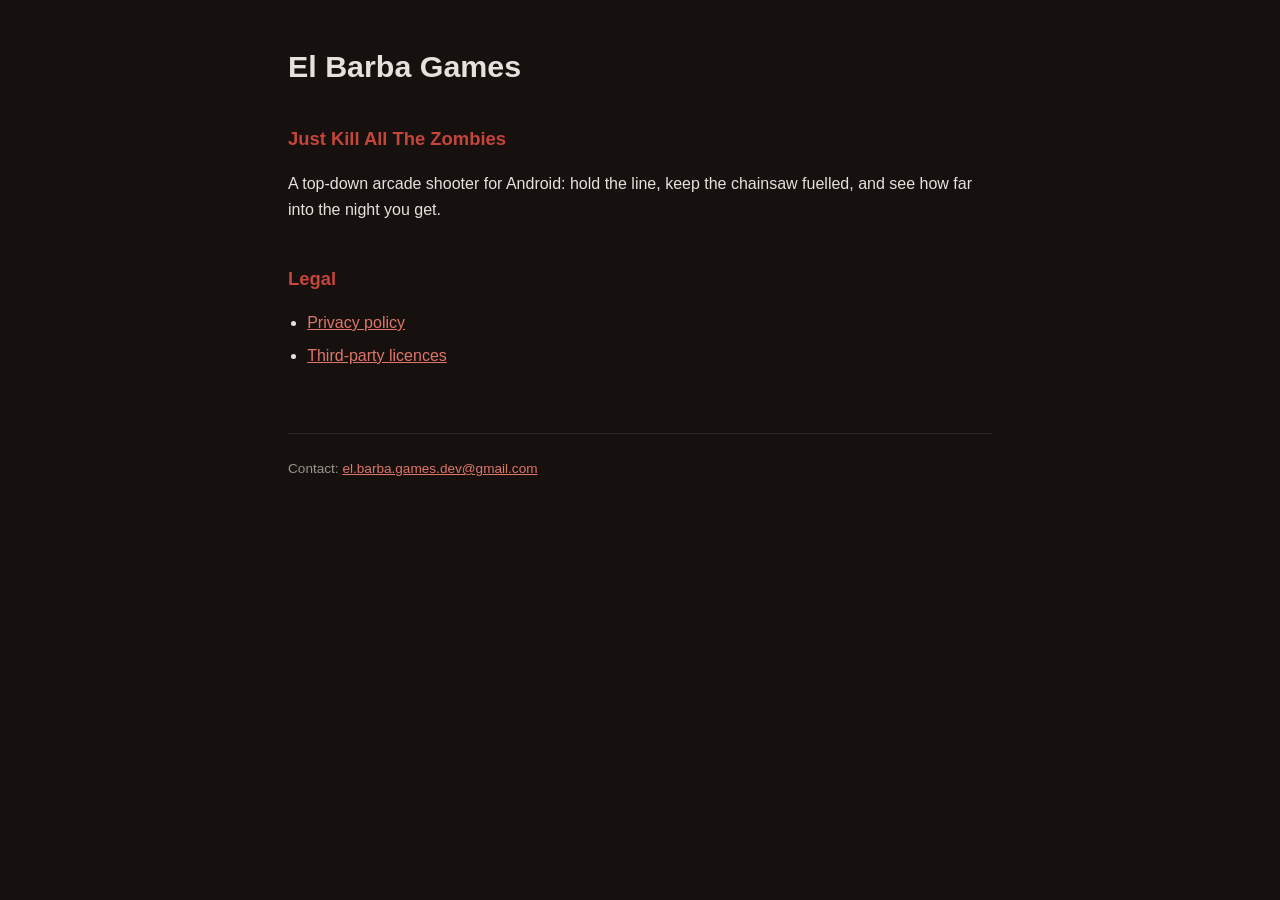
<file: index.html>
<!doctype html>
<html lang="en">
<head>
<meta charset="utf-8">
<meta name="viewport" content="width=device-width, initial-scale=1">
<title>El Barba Games</title>
<link rel="stylesheet" href="/style.css">
</head>
<body>
<main>
  <h1>El Barba Games</h1>

  <h2>Just Kill All The Zombies</h2>
  <p>
    A top-down arcade shooter for Android: hold the line, keep the chainsaw fuelled, and see how
    far into the night you get.
  </p>

  <h2>Legal</h2>
  <ul>
    <li><a href="/privacy/">Privacy policy</a></li>
    <li><a href="/licenses/">Third-party licences</a></li>
  </ul>

  <footer>
    Contact: <a href="mailto:el.barba.games.dev@gmail.com">el.barba.games.dev@gmail.com</a>
  </footer>
</main>
</body>
</html>
</file>
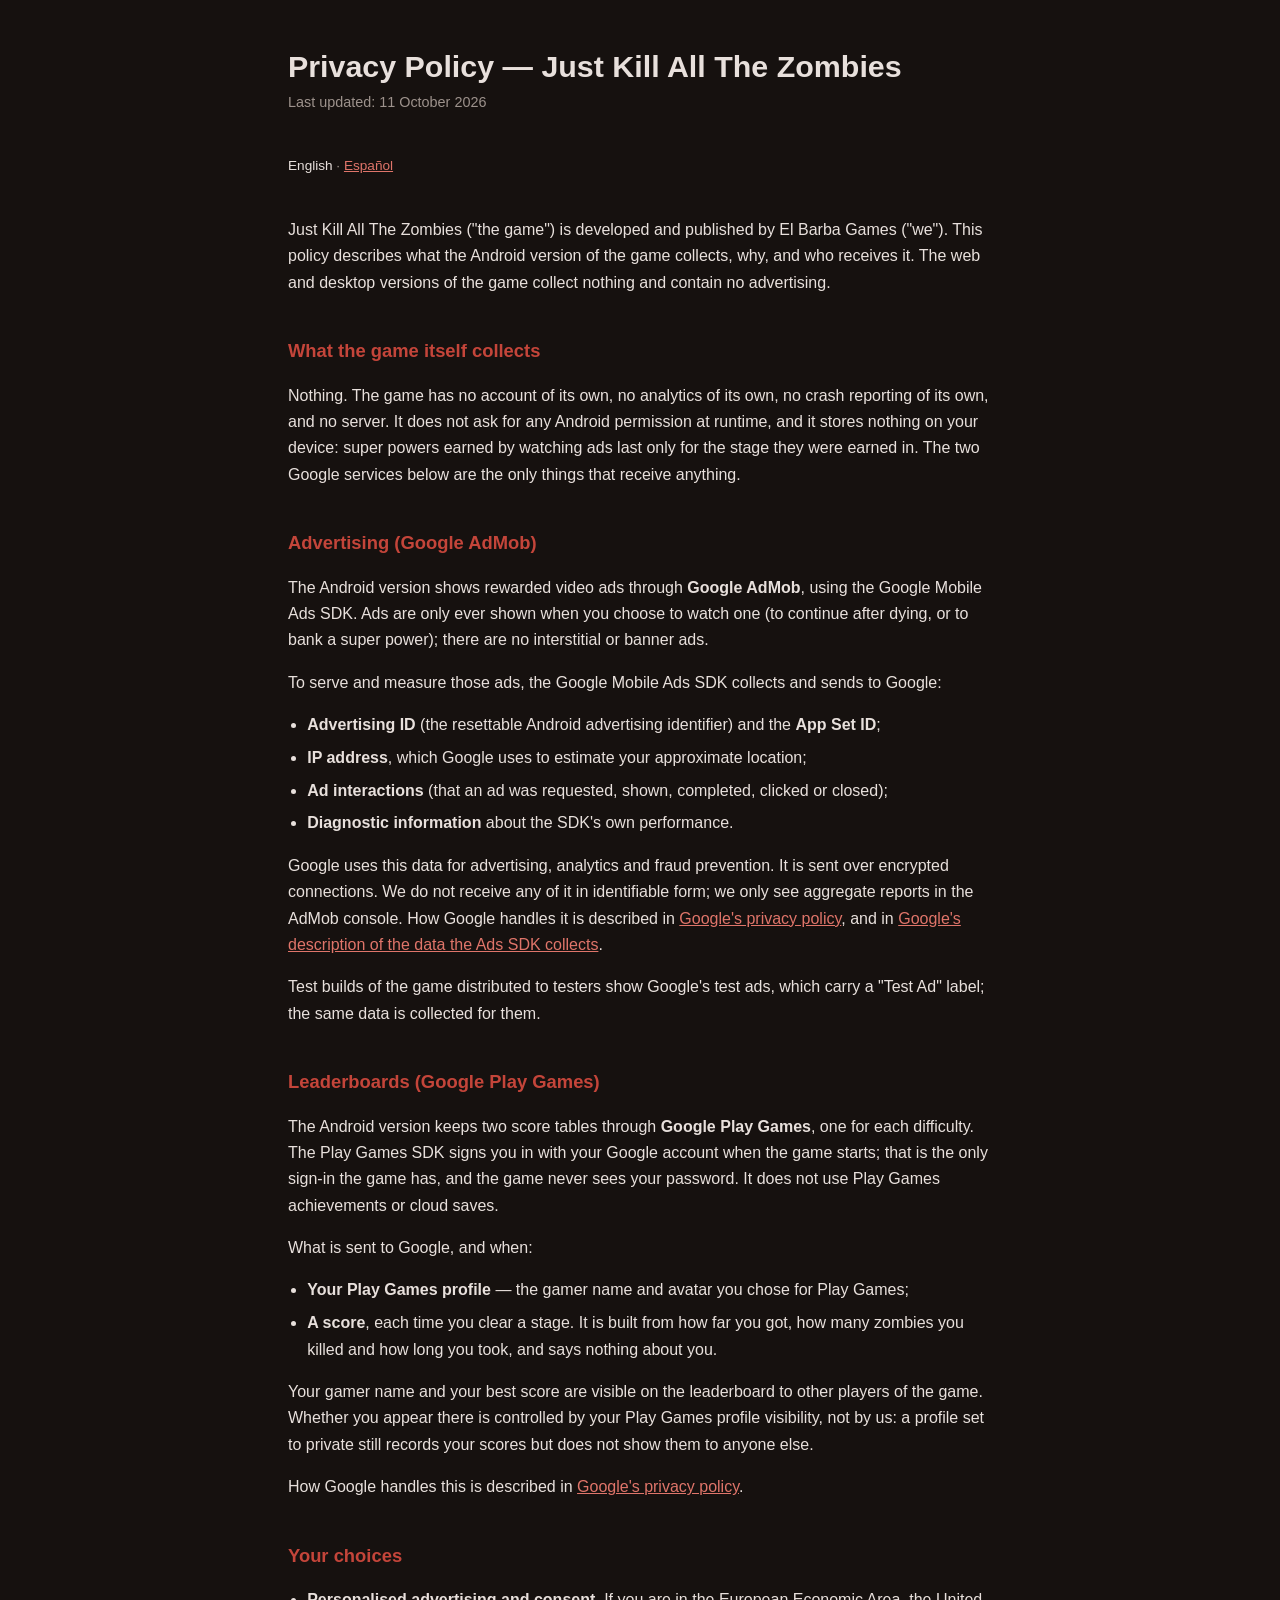
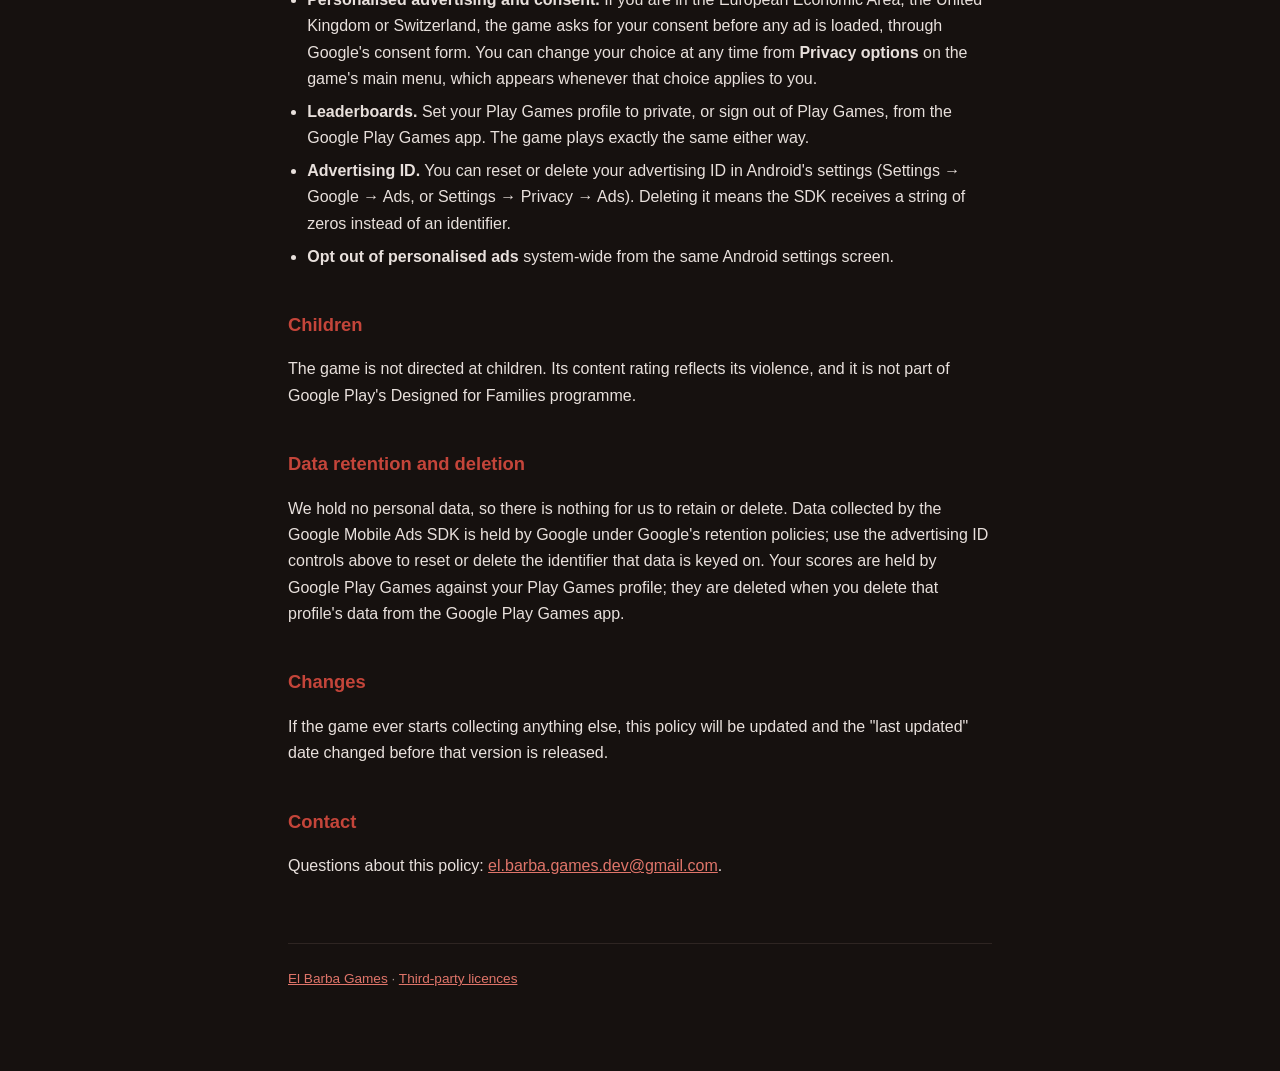
<file: privacy/index.html>
<!doctype html>
<html lang="en">
<head>
<meta charset="utf-8">
<meta name="viewport" content="width=device-width, initial-scale=1">
<title>Privacy Policy — Just Kill All The Zombies</title>
<link rel="stylesheet" href="/style.css">
<link rel="alternate" hreflang="en" href="https://elbarbagames.github.io/privacy/">
<link rel="alternate" hreflang="es" href="https://elbarbagames.github.io/privacy/es/">
</head>
<body>
<main>
  <h1>Privacy Policy — Just Kill All The Zombies</h1>
  <p class="sub">Last updated: 11 October 2026</p>
  <p class="lang"><a href="/privacy/" aria-current="page">English</a> · <a href="/privacy/es/">Español</a></p>

  <p>
    Just Kill All The Zombies ("the game") is developed and published by El Barba Games ("we").
    This policy describes what the Android version of the game collects, why, and who receives it.
    The web and desktop versions of the game collect nothing and contain no advertising.
  </p>

  <h2>What the game itself collects</h2>
  <p>
    Nothing. The game has no account of its own, no analytics of its own, no crash reporting of
    its own, and no server. It does not ask for any Android permission at runtime, and it stores
    nothing on your device: super powers earned by watching ads last only for the stage they were
    earned in. The two Google services below are the only things that receive anything.
  </p>

  <h2>Advertising (Google AdMob)</h2>
  <p>
    The Android version shows rewarded video ads through <strong>Google AdMob</strong>, using the
    Google Mobile Ads SDK. Ads are only ever shown when you choose to watch one (to continue after
    dying, or to bank a super power); there are no interstitial or banner ads.
  </p>
  <p>To serve and measure those ads, the Google Mobile Ads SDK collects and sends to Google:</p>
  <ul>
    <li><strong>Advertising ID</strong> (the resettable Android advertising identifier) and the <strong>App Set ID</strong>;</li>
    <li><strong>IP address</strong>, which Google uses to estimate your approximate location;</li>
    <li><strong>Ad interactions</strong> (that an ad was requested, shown, completed, clicked or closed);</li>
    <li><strong>Diagnostic information</strong> about the SDK's own performance.</li>
  </ul>
  <p>
    Google uses this data for advertising, analytics and fraud prevention. It is sent over
    encrypted connections. We do not receive any of it in identifiable form; we only see aggregate
    reports in the AdMob console. How Google handles it is described in
    <a href="https://policies.google.com/privacy">Google's privacy policy</a>, and in
    <a href="https://developers.google.com/admob/android/privacy/play-data-disclosure">Google's description of the data the Ads SDK collects</a>.
  </p>
  <p>
    Test builds of the game distributed to testers show Google's test ads, which carry a "Test Ad"
    label; the same data is collected for them.
  </p>

  <h2>Leaderboards (Google Play Games)</h2>
  <p>
    The Android version keeps two score tables through <strong>Google Play Games</strong>, one for
    each difficulty. The Play Games SDK signs you in with your Google account when the game starts;
    that is the only sign-in the game has, and the game never sees your password. It does not use
    Play Games achievements or cloud saves.
  </p>
  <p>What is sent to Google, and when:</p>
  <ul>
    <li><strong>Your Play Games profile</strong> — the gamer name and avatar you chose for Play Games;</li>
    <li><strong>A score</strong>, each time you clear a stage. It is built from how far you got, how many zombies you killed and how long you took, and says nothing about you.</li>
  </ul>
  <p>
    Your gamer name and your best score are visible on the leaderboard to other players of the
    game. Whether you appear there is controlled by your Play Games profile visibility, not by us:
    a profile set to private still records your scores but does not show them to anyone else.
  </p>
  <p>
    How Google handles this is described in
    <a href="https://policies.google.com/privacy">Google's privacy policy</a>.
  </p>

  <h2>Your choices</h2>
  <ul>
    <li>
      <strong>Personalised advertising and consent.</strong> If you are in the European Economic
      Area, the United Kingdom or Switzerland, the game asks for your consent before any ad is
      loaded, through Google's consent form. You can change your choice at any time from
      <strong>Privacy options</strong> on the game's main menu, which appears whenever that choice
      applies to you.
    </li>
    <li>
      <strong>Leaderboards.</strong> Set your Play Games profile to private, or sign out of Play
      Games, from the Google Play Games app. The game plays exactly the same either way.
    </li>
    <li>
      <strong>Advertising ID.</strong> You can reset or delete your advertising ID in Android's
      settings (Settings → Google → Ads, or Settings → Privacy → Ads). Deleting it means the SDK
      receives a string of zeros instead of an identifier.
    </li>
    <li>
      <strong>Opt out of personalised ads</strong> system-wide from the same Android settings
      screen.
    </li>
  </ul>

  <h2>Children</h2>
  <p>
    The game is not directed at children. Its content rating reflects its violence, and it is not
    part of Google Play's Designed for Families programme.
  </p>

  <h2>Data retention and deletion</h2>
  <p>
    We hold no personal data, so there is nothing for us to retain or delete. Data collected by the
    Google Mobile Ads SDK is held by Google under Google's retention policies; use the advertising
    ID controls above to reset or delete the identifier that data is keyed on. Your scores are held
    by Google Play Games against your Play Games profile; they are deleted when you delete that
    profile's data from the Google Play Games app.
  </p>

  <h2>Changes</h2>
  <p>
    If the game ever starts collecting anything else, this policy will be updated and the "last
    updated" date changed before that version is released.
  </p>

  <h2>Contact</h2>
  <p>
    Questions about this policy:
    <a href="mailto:el.barba.games.dev@gmail.com">el.barba.games.dev@gmail.com</a>.
  </p>

  <footer><a href="/">El Barba Games</a> · <a href="/licenses/">Third-party licences</a></footer>
</main>
</body>
</html>
</file>
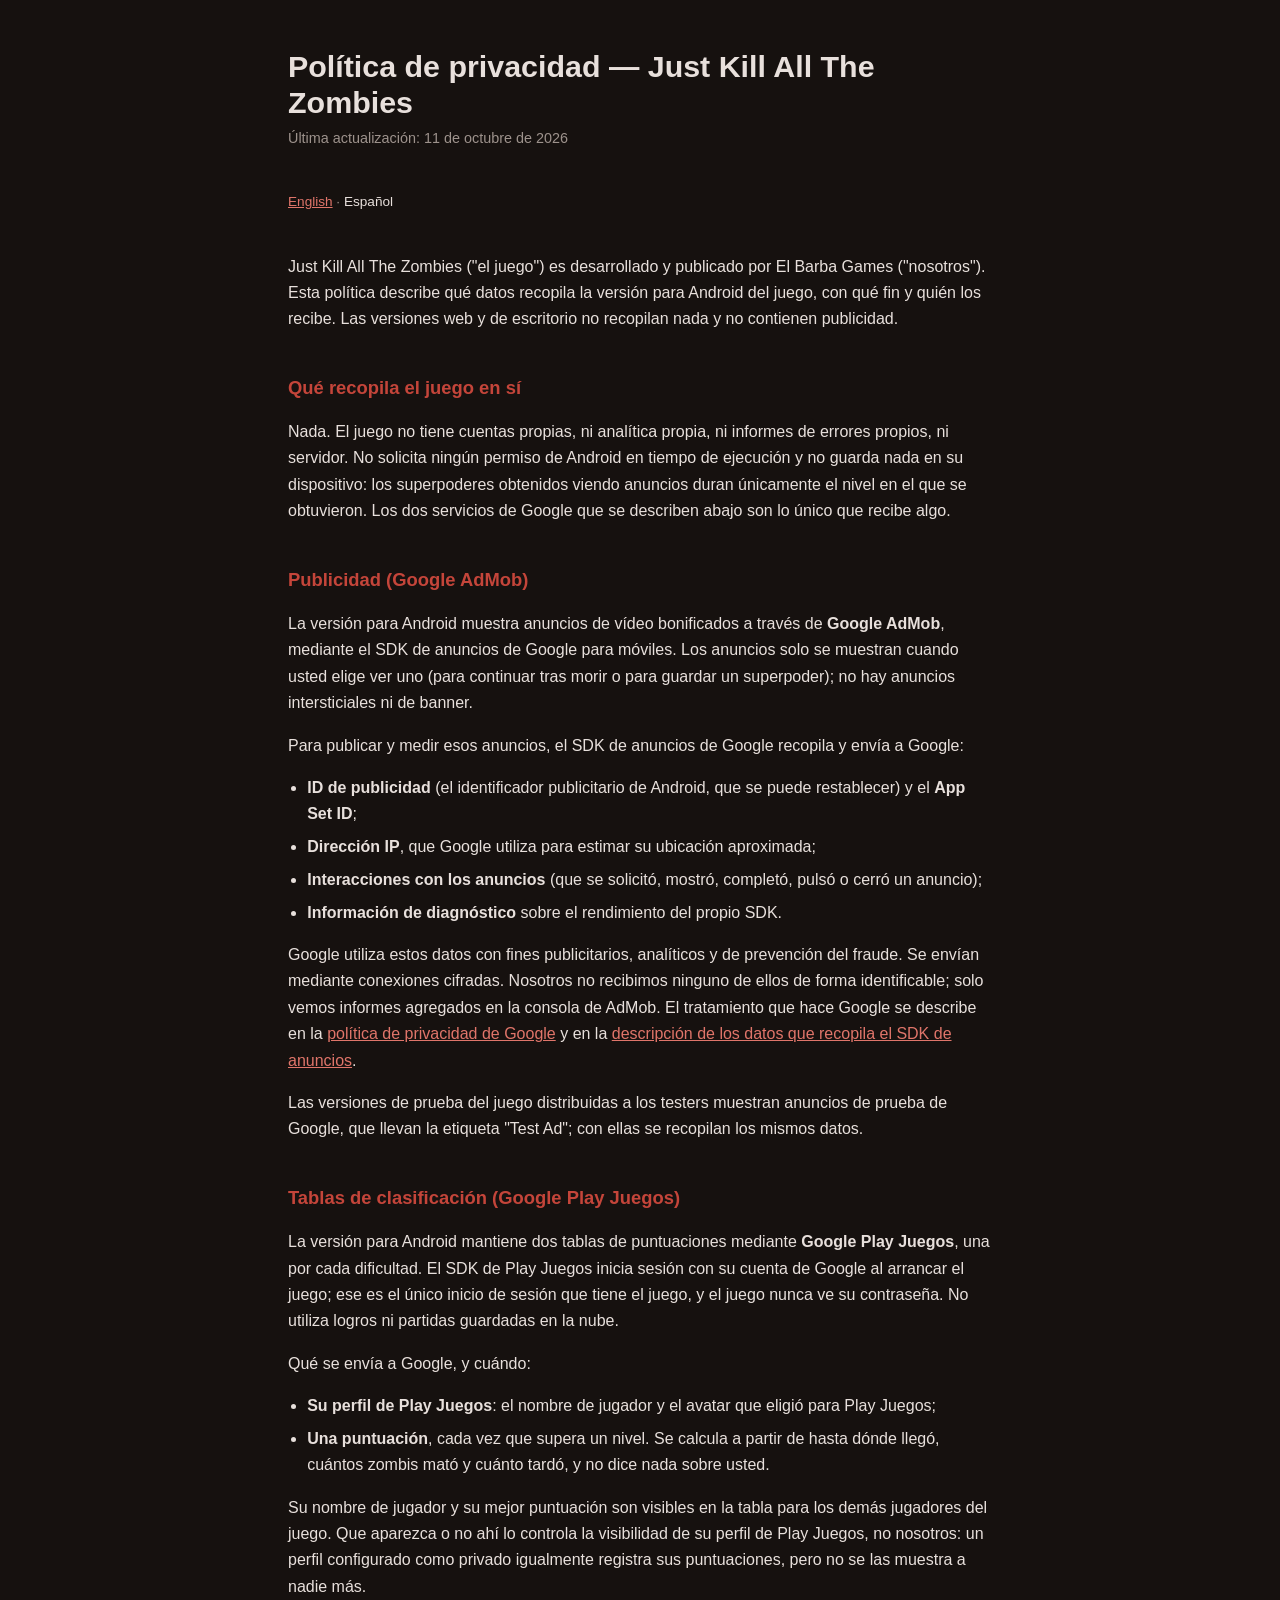
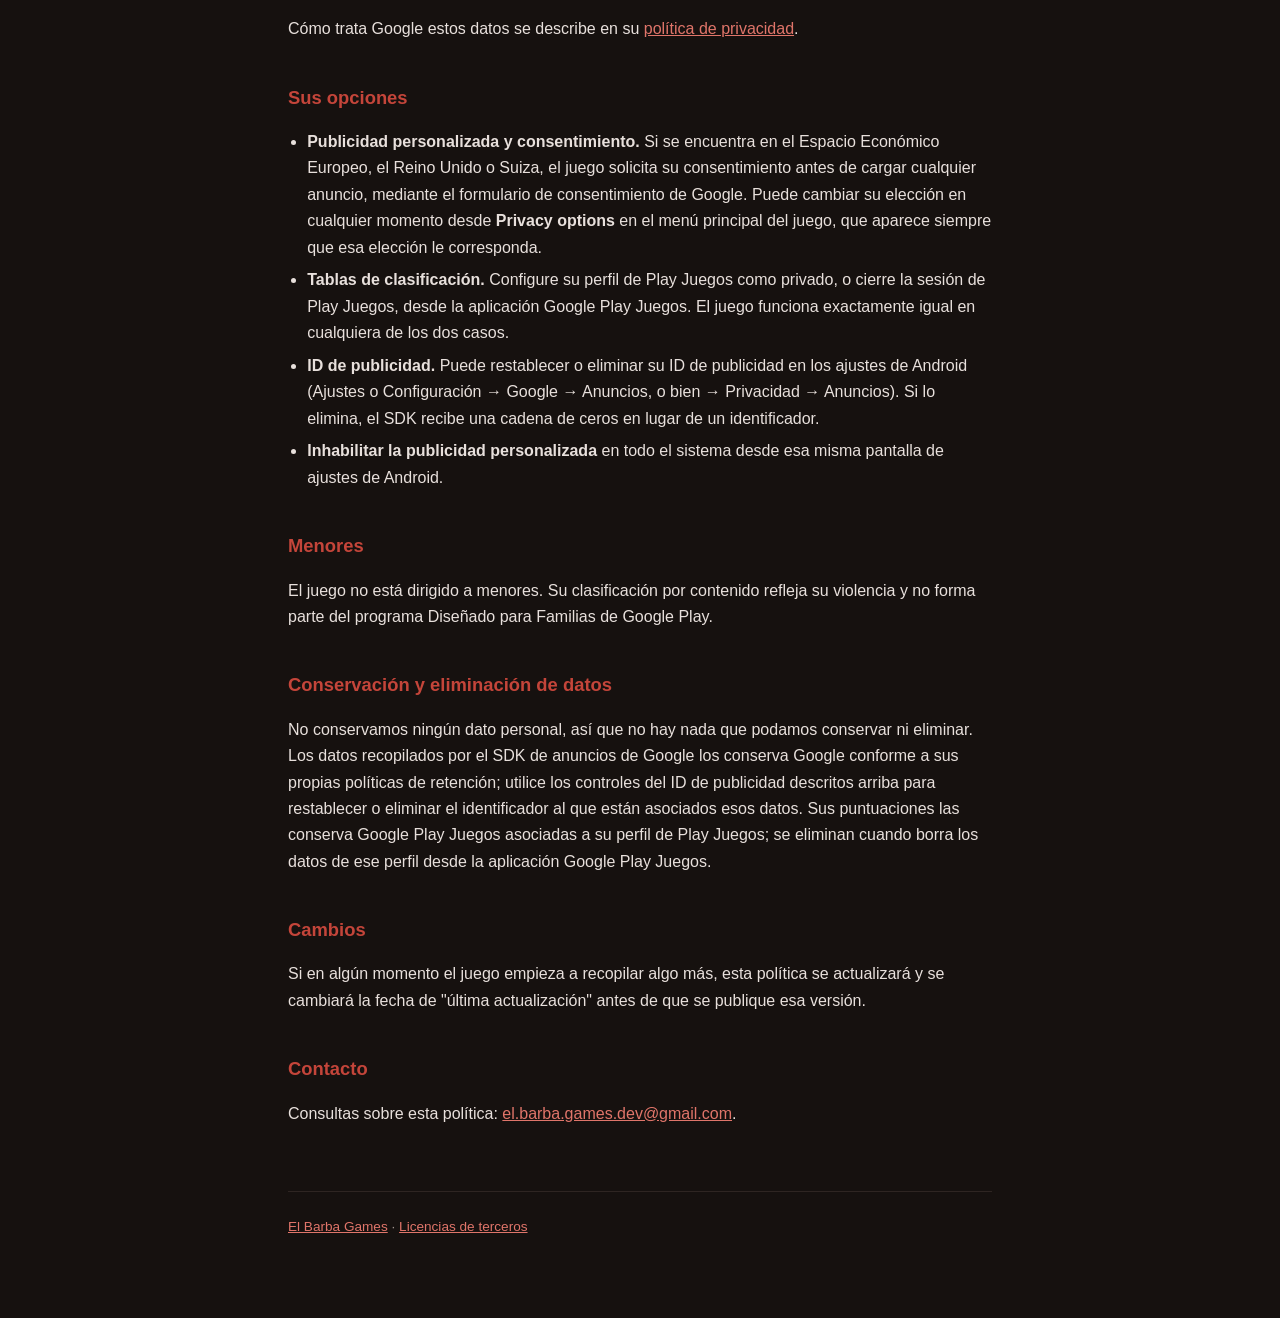
<file: privacy/es/index.html>
<!doctype html>
<html lang="es">
<head>
<meta charset="utf-8">
<meta name="viewport" content="width=device-width, initial-scale=1">
<title>Política de privacidad — Just Kill All The Zombies</title>
<link rel="stylesheet" href="/style.css">
<link rel="alternate" hreflang="en" href="https://elbarbagames.github.io/privacy/">
<link rel="alternate" hreflang="es" href="https://elbarbagames.github.io/privacy/es/">
</head>
<body>
<main>
  <h1>Política de privacidad — Just Kill All The Zombies</h1>
  <p class="sub">Última actualización: 11 de octubre de 2026</p>
  <p class="lang"><a href="/privacy/">English</a> · <a href="/privacy/es/" aria-current="page">Español</a></p>

  <p>
    Just Kill All The Zombies ("el juego") es desarrollado y publicado por El Barba Games
    ("nosotros"). Esta política describe qué datos recopila la versión para Android del juego, con
    qué fin y quién los recibe. Las versiones web y de escritorio no recopilan nada y no contienen
    publicidad.
  </p>

  <h2>Qué recopila el juego en sí</h2>
  <p>
    Nada. El juego no tiene cuentas propias, ni analítica propia, ni informes de errores propios,
    ni servidor. No solicita ningún permiso de Android en tiempo de ejecución y no guarda nada en
    su dispositivo: los superpoderes obtenidos viendo anuncios duran únicamente el nivel en el que
    se obtuvieron. Los dos servicios de Google que se describen abajo son lo único que recibe algo.
  </p>

  <h2>Publicidad (Google AdMob)</h2>
  <p>
    La versión para Android muestra anuncios de vídeo bonificados a través de
    <strong>Google AdMob</strong>, mediante el SDK de anuncios de Google para móviles. Los anuncios
    solo se muestran cuando usted elige ver uno (para continuar tras morir o para guardar un
    superpoder); no hay anuncios intersticiales ni de banner.
  </p>
  <p>
    Para publicar y medir esos anuncios, el SDK de anuncios de Google recopila y envía a Google:
  </p>
  <ul>
    <li><strong>ID de publicidad</strong> (el identificador publicitario de Android, que se puede restablecer) y el <strong>App Set ID</strong>;</li>
    <li><strong>Dirección IP</strong>, que Google utiliza para estimar su ubicación aproximada;</li>
    <li><strong>Interacciones con los anuncios</strong> (que se solicitó, mostró, completó, pulsó o cerró un anuncio);</li>
    <li><strong>Información de diagnóstico</strong> sobre el rendimiento del propio SDK.</li>
  </ul>
  <p>
    Google utiliza estos datos con fines publicitarios, analíticos y de prevención del fraude. Se
    envían mediante conexiones cifradas. Nosotros no recibimos ninguno de ellos de forma
    identificable; solo vemos informes agregados en la consola de AdMob. El tratamiento que hace
    Google se describe en la
    <a href="https://policies.google.com/privacy">política de privacidad de Google</a> y en la
    <a href="https://developers.google.com/admob/android/privacy/play-data-disclosure">descripción de los datos que recopila el SDK de anuncios</a>.
  </p>
  <p>
    Las versiones de prueba del juego distribuidas a los testers muestran anuncios de prueba de
    Google, que llevan la etiqueta "Test Ad"; con ellas se recopilan los mismos datos.
  </p>

  <h2>Tablas de clasificación (Google Play Juegos)</h2>
  <p>
    La versión para Android mantiene dos tablas de puntuaciones mediante <strong>Google Play
    Juegos</strong>, una por cada dificultad. El SDK de Play Juegos inicia sesión con su cuenta de
    Google al arrancar el juego; ese es el único inicio de sesión que tiene el juego, y el juego
    nunca ve su contraseña. No utiliza logros ni partidas guardadas en la nube.
  </p>
  <p>Qué se envía a Google, y cuándo:</p>
  <ul>
    <li><strong>Su perfil de Play Juegos</strong>: el nombre de jugador y el avatar que eligió para Play Juegos;</li>
    <li><strong>Una puntuación</strong>, cada vez que supera un nivel. Se calcula a partir de hasta dónde llegó, cuántos zombis mató y cuánto tardó, y no dice nada sobre usted.</li>
  </ul>
  <p>
    Su nombre de jugador y su mejor puntuación son visibles en la tabla para los demás jugadores
    del juego. Que aparezca o no ahí lo controla la visibilidad de su perfil de Play Juegos, no
    nosotros: un perfil configurado como privado igualmente registra sus puntuaciones, pero no se
    las muestra a nadie más.
  </p>
  <p>
    Cómo trata Google estos datos se describe en su
    <a href="https://policies.google.com/privacy">política de privacidad</a>.
  </p>

  <h2>Sus opciones</h2>
  <ul>
    <li>
      <strong>Publicidad personalizada y consentimiento.</strong> Si se encuentra en el Espacio
      Económico Europeo, el Reino Unido o Suiza, el juego solicita su consentimiento antes de
      cargar cualquier anuncio, mediante el formulario de consentimiento de Google. Puede cambiar
      su elección en cualquier momento desde <strong>Privacy options</strong> en el menú principal
      del juego, que aparece siempre que esa elección le corresponda.
    </li>
    <li>
      <strong>Tablas de clasificación.</strong> Configure su perfil de Play Juegos como privado, o
      cierre la sesión de Play Juegos, desde la aplicación Google Play Juegos. El juego funciona
      exactamente igual en cualquiera de los dos casos.
    </li>
    <li>
      <strong>ID de publicidad.</strong> Puede restablecer o eliminar su ID de publicidad en los
      ajustes de Android (Ajustes o Configuración → Google → Anuncios, o bien → Privacidad →
      Anuncios). Si lo elimina, el SDK recibe una cadena de ceros en lugar de un identificador.
    </li>
    <li>
      <strong>Inhabilitar la publicidad personalizada</strong> en todo el sistema desde esa misma
      pantalla de ajustes de Android.
    </li>
  </ul>

  <h2>Menores</h2>
  <p>
    El juego no está dirigido a menores. Su clasificación por contenido refleja su violencia y no
    forma parte del programa Diseñado para Familias de Google Play.
  </p>

  <h2>Conservación y eliminación de datos</h2>
  <p>
    No conservamos ningún dato personal, así que no hay nada que podamos conservar ni eliminar. Los
    datos recopilados por el SDK de anuncios de Google los conserva Google conforme a sus propias
    políticas de retención; utilice los controles del ID de publicidad descritos arriba para
    restablecer o eliminar el identificador al que están asociados esos datos. Sus puntuaciones las
    conserva Google Play Juegos asociadas a su perfil de Play Juegos; se eliminan cuando borra los
    datos de ese perfil desde la aplicación Google Play Juegos.
  </p>

  <h2>Cambios</h2>
  <p>
    Si en algún momento el juego empieza a recopilar algo más, esta política se actualizará y se
    cambiará la fecha de "última actualización" antes de que se publique esa versión.
  </p>

  <h2>Contacto</h2>
  <p>
    Consultas sobre esta política:
    <a href="mailto:el.barba.games.dev@gmail.com">el.barba.games.dev@gmail.com</a>.
  </p>

  <footer><a href="/">El Barba Games</a> · <a href="/licenses/">Licencias de terceros</a></footer>
</main>
</body>
</html>
</file>
<file: style.css>
:root {
  color-scheme: dark;
  --bg: #16110f;
  --panel: #1f1917;
  --ink: #e8e0dc;
  --muted: #9d928c;
  --accent: #c4453a;
}

* { box-sizing: border-box; }

body {
  margin: 0;
  padding: 3rem 1.25rem 5rem;
  background: var(--bg);
  color: var(--ink);
  font: 16px/1.65 -apple-system, BlinkMacSystemFont, "Segoe UI", Roboto, Helvetica, Arial, sans-serif;
}

main { max-width: 44rem; margin: 0 auto; }

h1 {
  font-size: 1.9rem;
  line-height: 1.2;
  margin: 0 0 0.4rem;
}

h2 {
  font-size: 1.15rem;
  margin: 2.5rem 0 0.75rem;
  color: var(--accent);
}

.sub { color: var(--muted); margin: 0 0 2.5rem; font-size: 0.9rem; }

a { color: #e0756a; }
a:hover { color: var(--accent); }

ul { padding-left: 1.2rem; }
li { margin-bottom: 0.4rem; }

code, .mono { font-family: ui-monospace, SFMono-Regular, Menlo, monospace; font-size: 0.9em; }

footer {
  margin-top: 4rem;
  padding-top: 1.5rem;
  border-top: 1px solid #2e2522;
  color: var(--muted);
  font-size: 0.85rem;
}

.lang {
  margin: 0 0 2.5rem;
  font-size: 0.85rem;
  color: var(--muted);
}

.lang [aria-current] {
  color: var(--ink);
  text-decoration: none;
}

main.wide { max-width: 60rem; }

table {
  width: 100%;
  border-collapse: collapse;
  font-size: 0.85rem;
  margin: 1rem 0 0;
}

th, td {
  text-align: left;
  padding: 0.35rem 0.75rem 0.35rem 0;
  border-bottom: 1px solid #2e2522;
  vertical-align: top;
}

th { color: var(--muted); font-weight: 600; }

.licence {
  margin: 2rem 0;
  padding: 1rem 1.25rem;
  background: var(--panel);
  border-radius: 6px;
}

.licence h3 {
  margin: 0 0 0.5rem;
  font-size: 0.8rem;
  text-transform: uppercase;
  letter-spacing: 0.06em;
  color: var(--muted);
}

.shared {
  color: var(--muted);
  font-size: 0.8rem;
  word-break: break-word;
  margin: 0 0 1rem;
}

pre {
  margin: 0;
  white-space: pre-wrap;
  word-break: break-word;
  font-family: ui-monospace, SFMono-Regular, Menlo, monospace;
  font-size: 0.78rem;
  line-height: 1.5;
  color: var(--muted);
}
</file>
